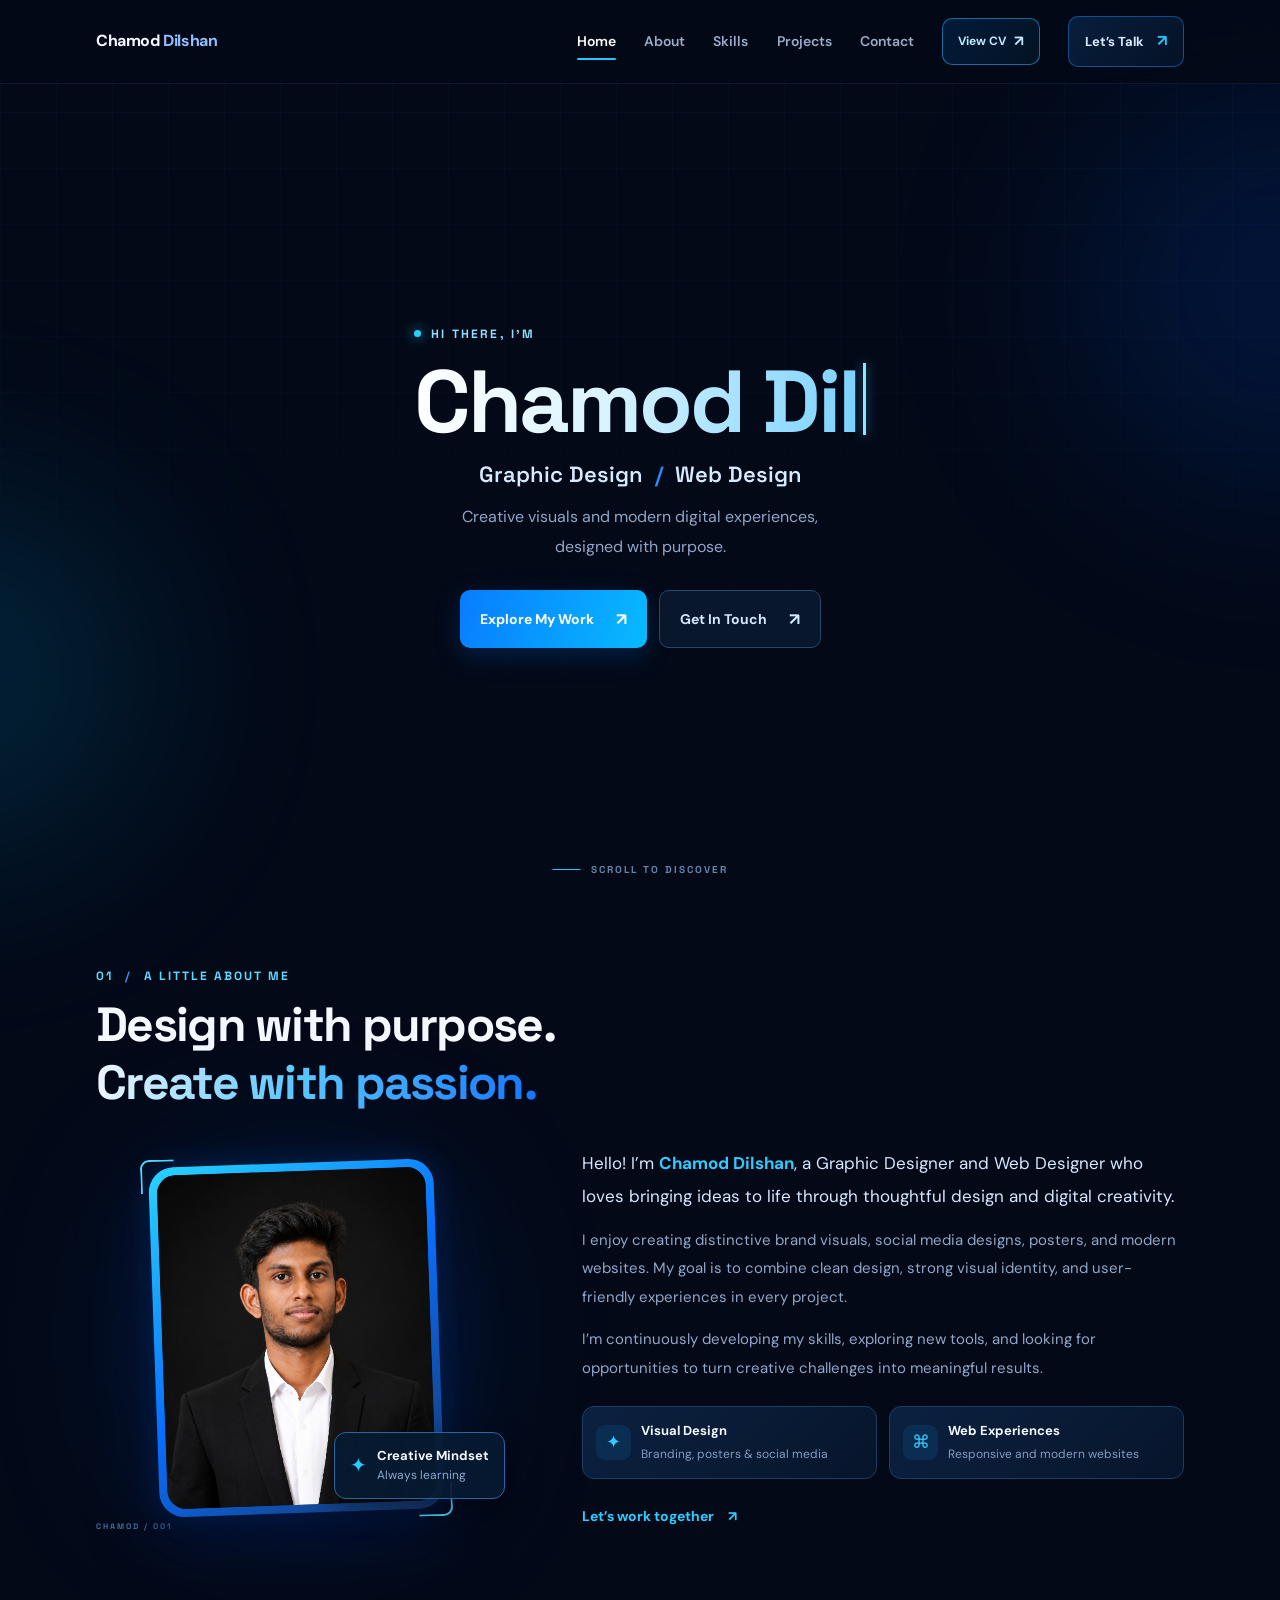
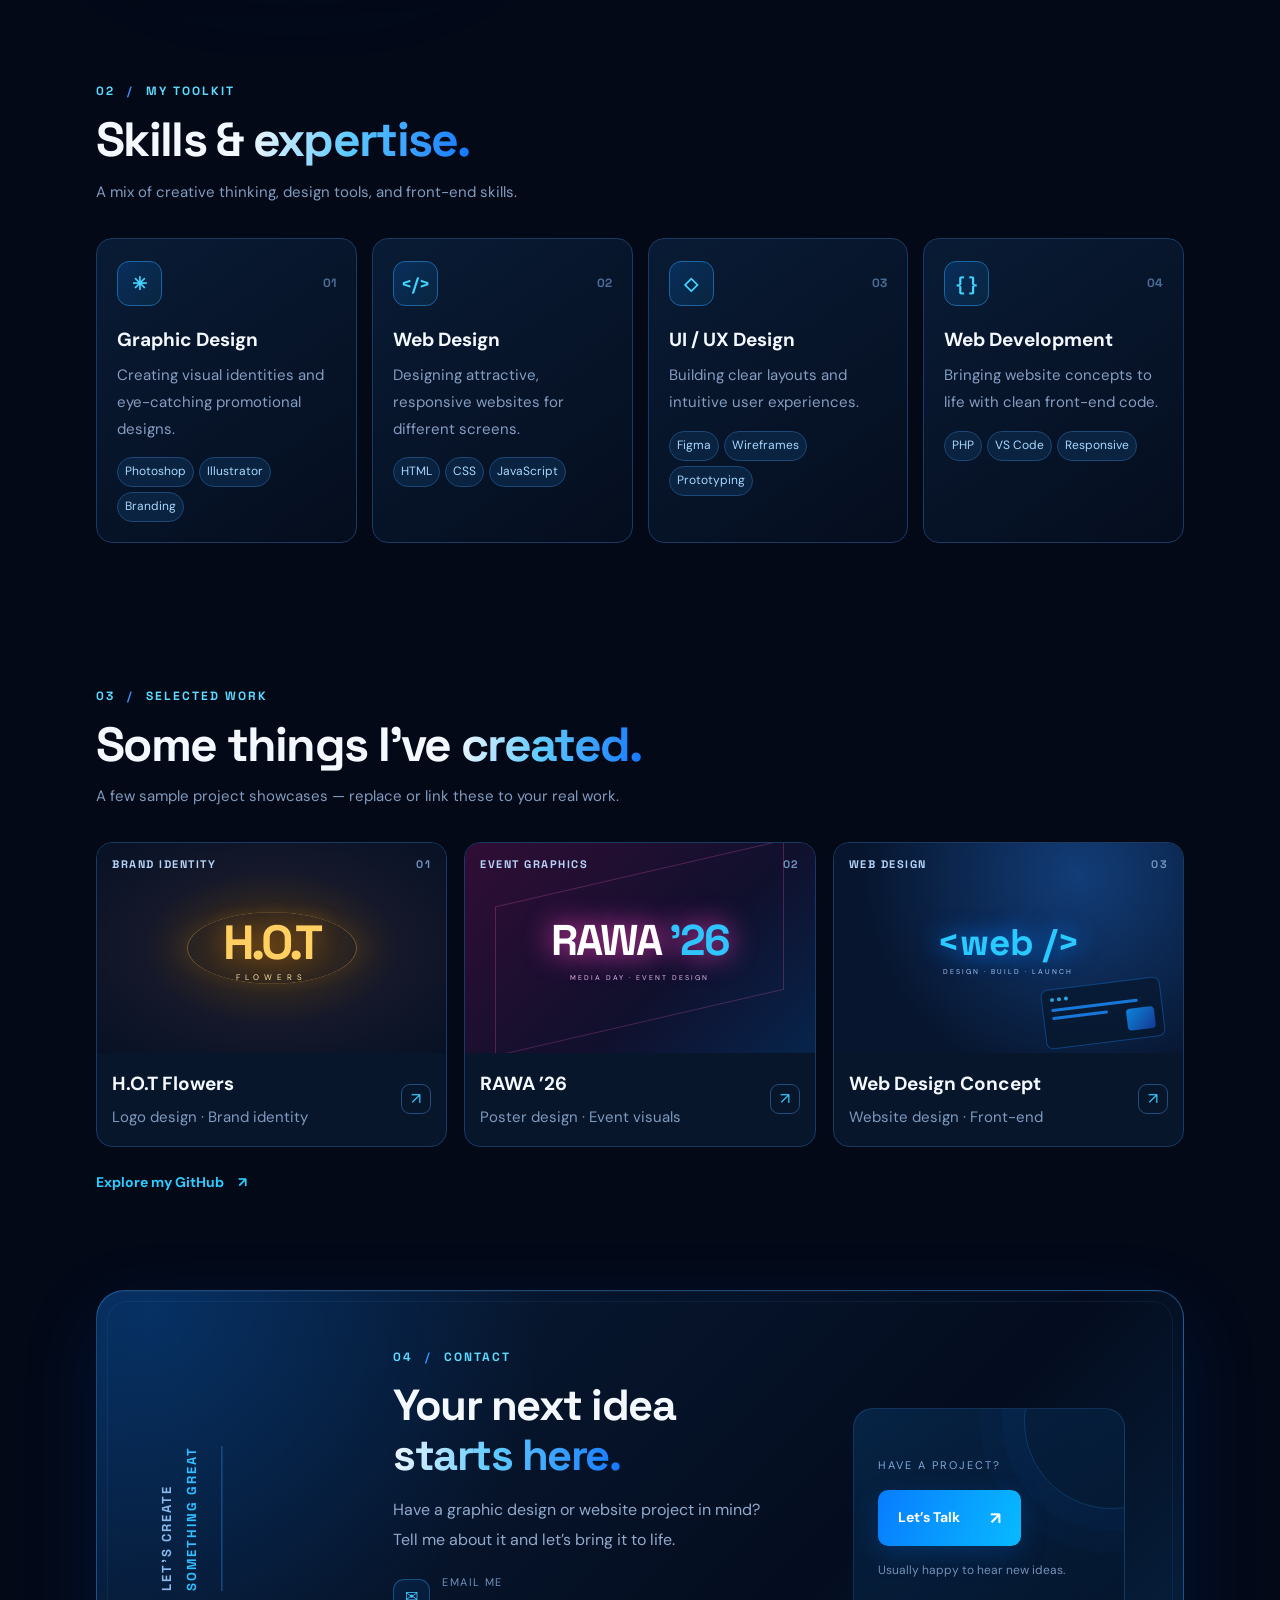
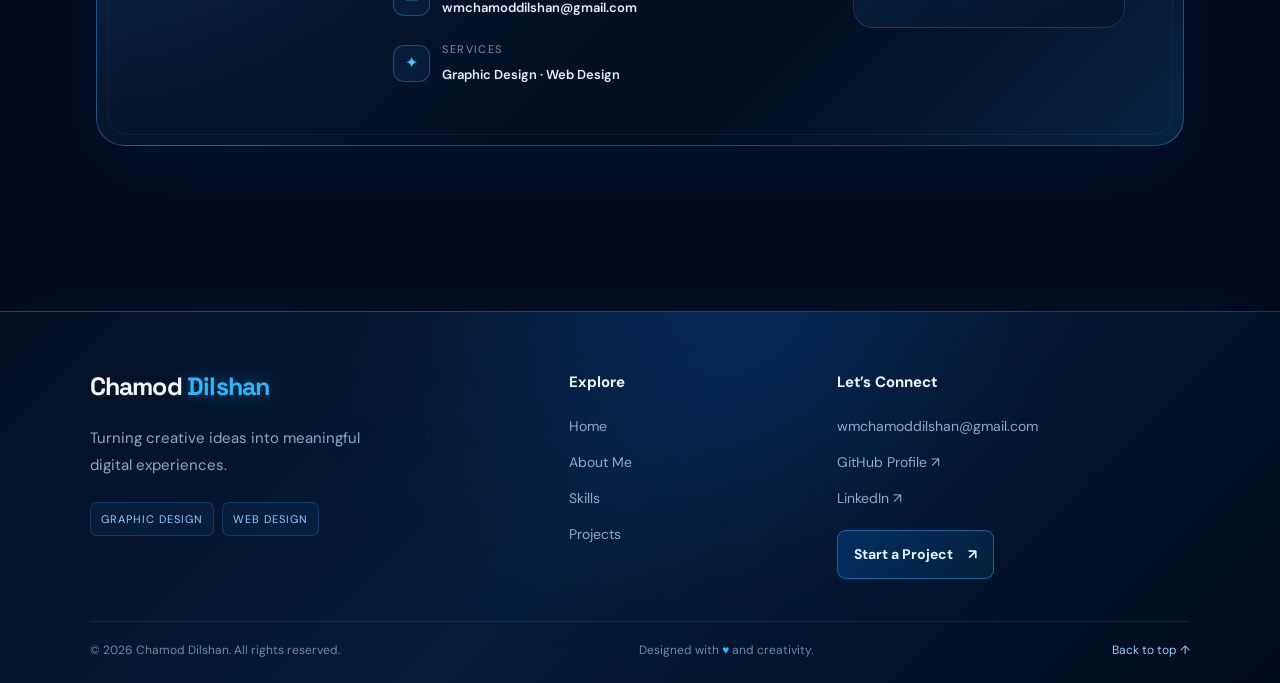
<file: index.html>
<!DOCTYPE html>
<html lang="en">
<head>
  <meta charset="UTF-8"><meta name="viewport" content="width=device-width, initial-scale=1.0">
  <meta name="description" content="Chamod Dilshan — Graphic Designer and Web Designer portfolio.">
  <title>Chamod Dilshan | Graphic & Web Designer</title>
  <link rel="preconnect" href="https://fonts.googleapis.com"><link rel="preconnect" href="https://fonts.gstatic.com" crossorigin>
  <link href="https://fonts.googleapis.com/css2?family=DM+Sans:wght@400;500;600;700&family=Space+Grotesk:wght@400;500;600;700&display=swap" rel="stylesheet">
  <link rel="stylesheet" href="style.css">
</head>
<body>
  <div class="custom-cursor" aria-hidden="true"></div>
  <div class="background-grid" aria-hidden="true"></div><div class="glow glow-a" aria-hidden="true"></div><div class="glow glow-b" aria-hidden="true"></div>
  <header class="header">
    <a class="brand" href="#home" aria-label="Chamod Dilshan home"><span class="brand-name">Chamod<span> Dilshan</span></span></a>
    <button class="menu-toggle" aria-label="Open navigation" aria-expanded="false"><span></span><span></span><span></span></button>
    <nav class="navigation" aria-label="Main navigation">
      <a class="nav-link active" href="#home">Home</a><a class="nav-link" href="#about">About</a><a class="nav-link" href="#skills">Skills</a><a class="nav-link" href="#projects">Projects</a><a class="nav-link" href="#contact">Contact</a>
      <a class="nav-cv" href="assets/cv.pdf" target="_blank" rel="noopener noreferrer">View CV <span>↗</span></a><a class="nav-cta" href="mailto:wmchamoddilshan@gmail.com">Let’s Talk <span>↗</span></a>
    </nav>
  </header>

  <main>
    <section class="hero section" id="home">
      <div class="hero-copy reveal">
        <div class="hero-title-group">
          <div class="eyebrow"><span class="eyebrow-dot"></span> HI THERE, I'M</div>
          <h1 class="hero-name-title"><span class="name-letter-animation" aria-label="Chamod Dilshan">Chamod Dilshan</span></h1>
        </div>
        <p class="hero-description"><span>Graphic Design</span><span class="separator">/</span><span>Web Design</span></p>
        <p class="hero-subtext">Creative visuals and modern digital experiences, designed with purpose.</p>
        <div class="hero-actions"><a class="button primary-button" href="#projects">Explore My Work <span>↗</span></a><a class="button secondary-button" href="#contact">Get In Touch <span>↗</span></a></div>
      </div>
      <a href="#about" class="scroll-indicator"><span></span> SCROLL TO DISCOVER</a>
    </section>

    <section class="section about-section" id="about">
      <div class="section-heading reveal"><p class="section-kicker">01 <span>/</span> A LITTLE ABOUT ME</p><h2>Design with purpose.<br><span class="gradient-text">Create with passion.</span></h2></div>
      <div class="about-layout">
        <div class="about-photo-wrap reveal">
          <div class="photo-aura"></div><div class="photo-frame">
            <img src="assets/profile.jpg" alt="Chamod Dilshan" onerror="this.style.display='none';this.nextElementSibling.style.display='flex'">
            <div class="photo-placeholder"><span>CD</span><b>Your Photo Here</b><small>Add your image as <code>assets/profile.jpg</code></small></div>
            <div class="photo-corner corner-top"></div><div class="photo-corner corner-bottom"></div>
          </div>
          <div class="photo-badge"><span>✦</span><div><b>Creative Mindset</b><small>Always learning</small></div></div>
          <div class="photo-index">CHAMOD / 001</div>
        </div>
        <div class="about-content reveal">
          <p class="about-lead">Hello! I’m <strong>Chamod Dilshan</strong>, a Graphic Designer and Web Designer who loves bringing ideas to life through thoughtful design and digital creativity.</p>
          <p>I enjoy creating distinctive brand visuals, social media designs, posters, and modern websites. My goal is to combine clean design, strong visual identity, and user-friendly experiences in every project.</p>
          <p>I’m continuously developing my skills, exploring new tools, and looking for opportunities to turn creative challenges into meaningful results.</p>
          <div class="about-highlights"><div><span class="highlight-icon">✦</span><div><b>Visual Design</b><small>Branding, posters & social media</small></div></div><div><span class="highlight-icon">⌘</span><div><b>Web Experiences</b><small>Responsive and modern websites</small></div></div></div>
          <a href="#contact" class="text-button">Let’s work together <span>↗</span></a>
        </div>
      </div>
    </section>

    <section class="section skills-section" id="skills">
      <div class="section-heading reveal"><p class="section-kicker">02 <span>/</span> MY TOOLKIT</p><h2>Skills & <span class="gradient-text">expertise.</span></h2><p class="section-subtitle">A mix of creative thinking, design tools, and front-end skills.</p></div>
      <div class="skills-grid">
        <article class="skill-card reveal"><div class="skill-top"><span class="skill-icon icon-graphic">✳</span><span class="skill-number">01</span></div><h3>Graphic Design</h3><p>Creating visual identities and eye-catching promotional designs.</p><div class="tag-list"><span>Photoshop</span><span>Illustrator</span><span>Branding</span></div></article>
        <article class="skill-card reveal"><div class="skill-top"><span class="skill-icon icon-web">&lt;/&gt;</span><span class="skill-number">02</span></div><h3>Web Design</h3><p>Designing attractive, responsive websites for different screens.</p><div class="tag-list"><span>HTML</span><span>CSS</span><span>JavaScript</span></div></article>
        <article class="skill-card reveal"><div class="skill-top"><span class="skill-icon icon-ui">◇</span><span class="skill-number">03</span></div><h3>UI / UX Design</h3><p>Building clear layouts and intuitive user experiences.</p><div class="tag-list"><span>Figma</span><span>Wireframes</span><span>Prototyping</span></div></article>
        <article class="skill-card reveal"><div class="skill-top"><span class="skill-icon icon-code">{ }</span><span class="skill-number">04</span></div><h3>Web Development</h3><p>Bringing website concepts to life with clean front-end code.</p><div class="tag-list"><span>PHP</span><span>VS Code</span><span>Responsive</span></div></article>
      </div>
    </section>

    <section class="section projects-section" id="projects">
      <div class="section-heading reveal"><p class="section-kicker">03 <span>/</span> SELECTED WORK</p><h2>Some things I’ve <span class="gradient-text">created.</span></h2><p class="section-subtitle">A few sample project showcases — replace or link these to your real work.</p></div>
      <div class="projects-grid">
        <a class="project-card reveal project-card-link" href="projects/hot-flowers.html" aria-label="View H.O.T Flowers project details"><div class="project-visual hot-visual"><div class="project-orbit"></div><span class="hot-wordmark">H.O.T</span><span class="hot-subtitle">FLOWERS</span><span class="project-category">BRAND IDENTITY</span><span class="project-index">01</span></div><div class="project-info"><div><h3>H.O.T Flowers</h3><p>Logo design · Brand identity</p></div><span class="project-link">↗</span></div></a>
        <a class="project-card reveal project-card-link" href="projects/rawa-26.html" aria-label="View RAWA ’26 project details"><div class="project-visual rawa-visual"><div class="rawe-lines"></div><span class="rawa-wordmark">RAWA<span> ’26</span></span><span class="rawa-subtitle">MEDIA DAY · EVENT DESIGN</span><span class="project-category">EVENT GRAPHICS</span><span class="project-index">02</span></div><div class="project-info"><div><h3>RAWA ’26</h3><p>Poster design · Event visuals</p></div><span class="project-link">↗</span></div></a>
        <a class="project-card reveal project-card-link" href="projects/web-design.html" aria-label="View Web Design project details"><div class="project-visual web-visual"><div class="browser-card"><div class="browser-dots"><i></i><i></i><i></i></div><div class="browser-line line-long"></div><div class="browser-line"></div><div class="browser-block"></div></div><span class="web-wordmark">&lt;web /&gt;</span><span class="web-subtitle">DESIGN · BUILD · LAUNCH</span><span class="project-category">WEB DESIGN</span><span class="project-index">03</span></div><div class="project-info"><div><h3>Web Design Concept</h3><p>Website design · Front-end</p></div><span class="project-link">↗</span></div></a>
      </div>
      <a class="text-button project-more" href="https://github.com/chamodilshan" target="_blank" rel="noopener noreferrer">Explore my GitHub <span>↗</span></a>
    </section>

    <section class="section contact-section" id="contact">
      <div class="contact-card contact-redesign reveal">
        <div class="contact-side-label">LET’S CREATE<br><span>SOMETHING GREAT</span></div>
        <div class="contact-copy">
          <p class="section-kicker">04 <span>/</span> CONTACT</p>
          <h2>Your next idea<br><span class="gradient-text">starts here.</span></h2>
          <p>Have a graphic design or website project in mind? Tell me about it and let’s bring it to life.</p>
          <div class="contact-details"><span class="contact-detail-icon">✉</span><div><small>EMAIL ME</small><a href="mailto:wmchamoddilshan@gmail.com">wmchamoddilshan@gmail.com</a></div></div>
          <div class="contact-details"><span class="contact-detail-icon">✦</span><div><small>SERVICES</small><b>Graphic Design · Web Design</b></div></div>
        </div>
        <div class="contact-action"><span class="contact-action-orbit"></span><span class="contact-action-caption">HAVE A PROJECT?</span><a class="button primary-button contact-button" href="mailto:wmchamoddilshan@gmail.com">Let’s Talk <span>↗</span></a><span class="contact-action-note">Usually happy to hear new ideas.</span></div>
      </div>
    </section>
  </main>

  <footer class="site-footer" id="site-footer">
    <div class="footer-glow" aria-hidden="true"></div>
    <div class="footer-inner">
      <div class="footer-intro">
        <a href="#home" class="footer-wordmark">Chamod <span>Dilshan</span></a>
        <p>Turning creative ideas into meaningful digital experiences.</p>
        <div class="footer-badges"><span>GRAPHIC DESIGN</span><span>WEB DESIGN</span></div>
      </div>
      <div class="footer-links">
        <h3>Explore</h3>
        <a href="#home">Home</a>
        <a href="#about">About Me</a>
        <a href="#skills">Skills</a>
        <a href="#projects">Projects</a>
      </div>
      <div class="footer-contact">
        <h3>Let’s Connect</h3>
        <a href="mailto:wmchamoddilshan@gmail.com">wmchamoddilshan@gmail.com</a>
        <a href="https://github.com/chamodilshan" target="_blank" rel="noopener noreferrer">GitHub Profile ↗</a>
        <a href="https://www.linkedin.com/" target="_blank" rel="noopener noreferrer">LinkedIn ↗</a>
        <a class="footer-contact-button" href="#contact">Start a Project <span>↗</span></a>
      </div>
    </div>
    <div class="footer-bottom">
      <p>© <span id="year"></span> Chamod Dilshan. All rights reserved.</p>
      <p>Designed with <span class="footer-heart">♥</span> and creativity.</p>
      <a href="#home" class="footer-top-link">Back to top ↑</a>
    </div>
  </footer>

  <script src="script.js"></script>
</body>
</html>
</file>
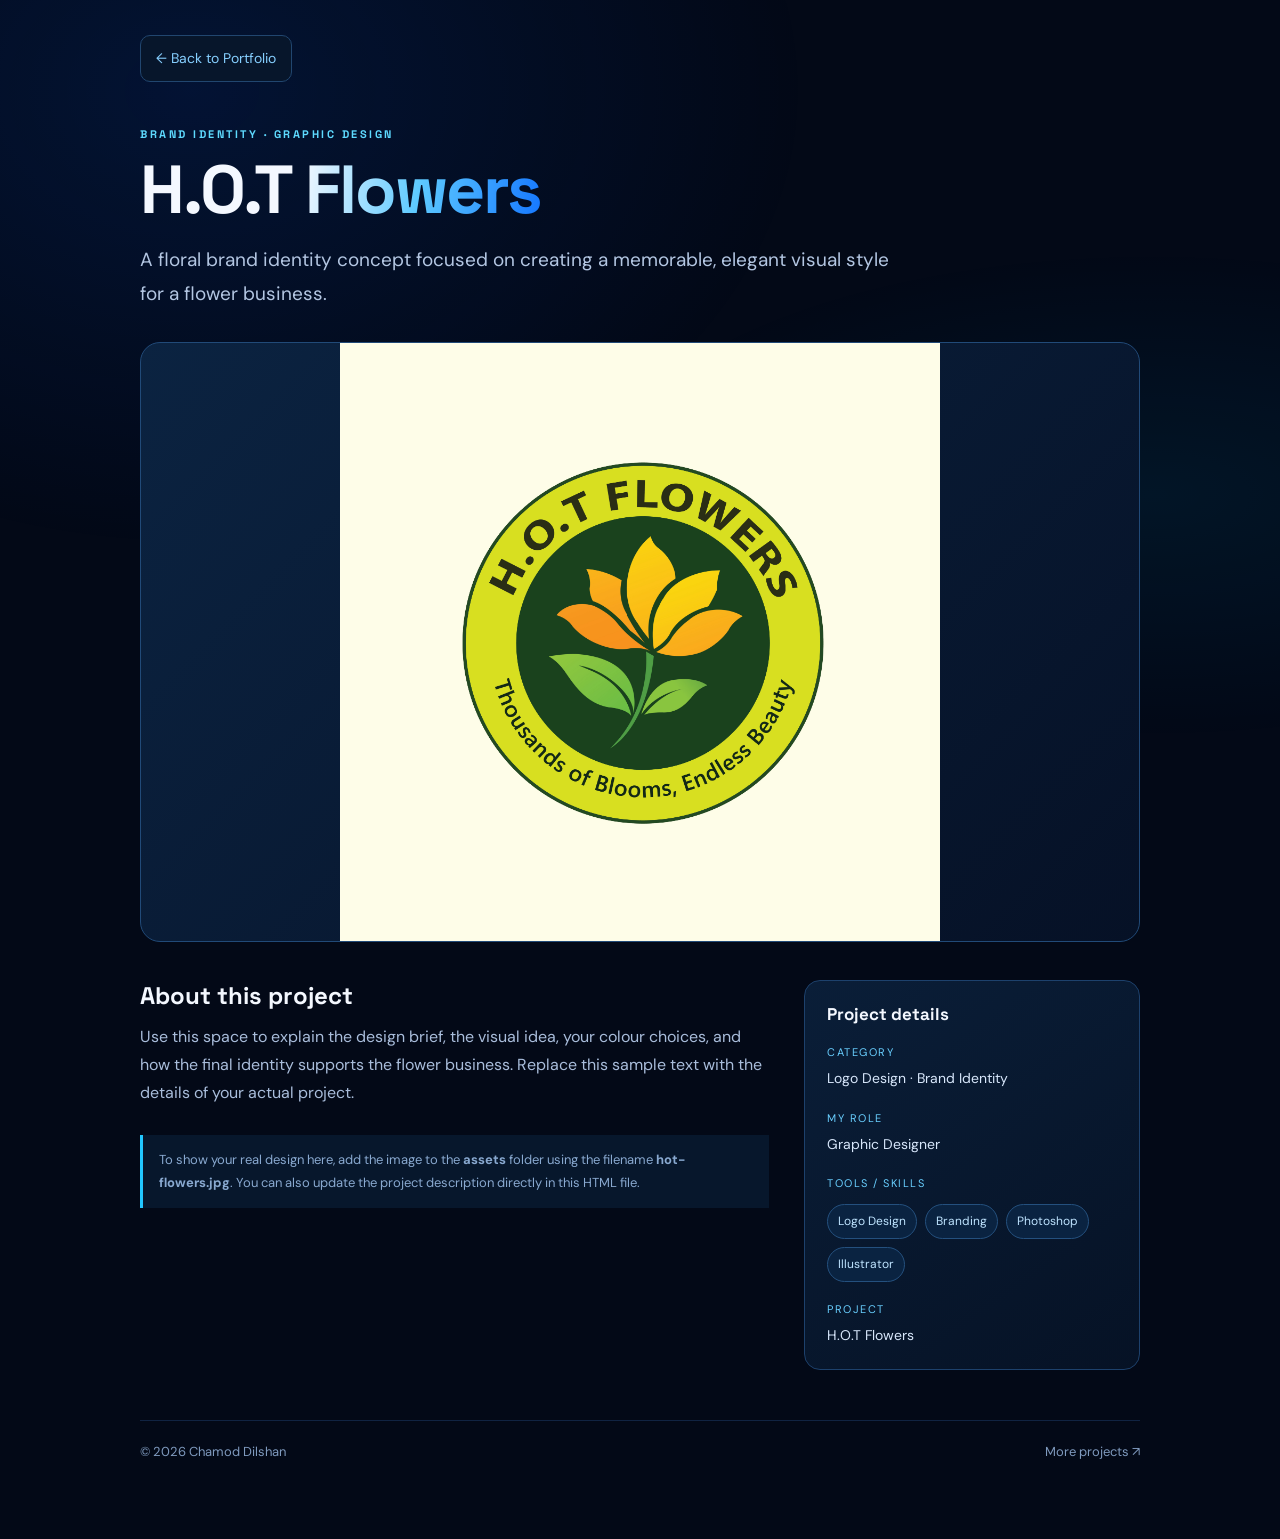
<file: projects/hot-flowers.html>
<!DOCTYPE html>
<html lang="en">
<head>
  <meta charset="UTF-8">
  <meta name="viewport" content="width=device-width, initial-scale=1.0">
  <meta name="description" content="H.O.T Flowers branding and logo design project by Chamod Dilshan.">
  <title>H.O.T Flowers | Chamod Dilshan</title>
  <link rel="preconnect" href="https://fonts.googleapis.com">
  <link rel="preconnect" href="https://fonts.gstatic.com" crossorigin>
  <link href="https://fonts.googleapis.com/css2?family=DM+Sans:wght@400;500;600;700&family=Space+Grotesk:wght@400;500;600;700&display=swap" rel="stylesheet">
  <style>
    *{box-sizing:border-box;margin:0;padding:0}
    :root{--bg:#030917;--panel:#07162b;--blue:#087cff;--cyan:#22c7ff;--white:#f4f8ff;--muted:#91a6c7;--line:rgba(74,151,255,.19)}
    body{font-family:'DM Sans',sans-serif;background:var(--bg);color:var(--white);line-height:1.75;min-height:100vh}
    body:before{content:"";position:fixed;inset:0;z-index:-1;pointer-events:none;background:radial-gradient(ellipse at 15% 10%,#075cff20,transparent 40%),radial-gradient(ellipse at 90% 55%,#00baff12,transparent 35%)}
    a{color:inherit;text-decoration:none}
    .wrap{width:min(1000px,90%);margin:auto;padding:35px 0 75px}
    .back{display:inline-flex;align-items:center;gap:10px;color:#86cfff;border:1px solid #21466f;background:#07162b;padding:10px 15px;border-radius:10px;font-size:14px;transition:.2s}
    .back:hover{border-color:#22c7ff;transform:translateX(-3px)}
    .kicker{margin-top:45px;color:#5edaff;font:700 11px 'Space Grotesk',sans-serif;letter-spacing:2.5px;text-transform:uppercase}
    h1{font:700 clamp(38px,7vw,68px)/1.1 'Space Grotesk',sans-serif;letter-spacing:-2px;margin:12px 0 16px}
    .gradient{background:linear-gradient(100deg,#f4f8ff,#5ecaff 48%,#1476ff);-webkit-background-clip:text;background-clip:text;color:transparent}
    .intro{font-size:clamp(16px,2vw,19px);color:#b3c6e2;max-width:760px}
    .hero-image{position:relative;margin:32px 0 38px;min-height:280px;max-height:600px;border:1px solid #214a78;border-radius:20px;overflow:hidden;background:linear-gradient(135deg,#0b2341,#061126);display:grid;place-items:center}
    .hero-image img{width:100%;max-height:600px;object-fit:contain;display:block;position:relative;z-index:1}
    .image-placeholder{padding:50px 20px;text-align:center;color:#8db5e5}
    .image-placeholder strong{display:block;font:700 clamp(28px,5vw,48px) 'Space Grotesk';color:#56caff;letter-spacing:-1px}
    .image-placeholder span{font-size:12px;letter-spacing:2px}
    .content-grid{display:grid;grid-template-columns:1.5fr .8fr;gap:35px}
    h2{font:700 24px 'Space Grotesk';margin:0 0 12px}
    .description{color:#a9bddb;font-size:16px;white-space:pre-line}
    .sidebox{border:1px solid #1d416c;background:linear-gradient(145deg,#0a1e38,#061225);border-radius:16px;padding:22px;height:max-content}
    .sidebox h2{font-size:17px}
    .label{font-size:11px;letter-spacing:1.5px;color:#69cfff;margin-top:18px}
    .value{color:#d8e7fb;font-size:14px;margin-top:4px}
    .chips{display:flex;flex-wrap:wrap;gap:8px;margin-top:10px}
    .chips span{font-size:12px;padding:6px 10px;border:1px solid #24507e;border-radius:30px;color:#bfe4ff;background:#0a2341}
    .note{margin-top:28px;padding:14px 16px;border-left:3px solid #22c7ff;background:#07172c;color:#89a9d0;font-size:13px}
    .footer{border-top:1px solid var(--line);padding-top:20px;margin-top:50px;display:flex;justify-content:space-between;gap:15px;flex-wrap:wrap;color:#7f9abe;font-size:13px}
    @media(max-width:700px){.content-grid{grid-template-columns:1fr}.kicker{margin-top:35px}.hero-image{min-height:210px}}
  </style>
</head>
<body>
  <main class="wrap">
    <a class="back" href="../index.html#projects">← Back to Portfolio</a>
    <p class="kicker">Brand Identity · Graphic Design</p>
    <h1>H.O.T <span class="gradient">Flowers</span></h1>
    <p class="intro">A floral brand identity concept focused on creating a memorable, elegant visual style for a flower business.</p>
    <div class="hero-image">
      <div class="image-placeholder" id="imagePlaceholder">
        <strong>H.O.T FLOWERS</strong>
        <span>PROJECT IMAGE PREVIEW</span>
      </div>
      <img src="../assets/hot-flowers.jpg" alt="H.O.T Flowers design by Chamod Dilshan" onload="document.getElementById('imagePlaceholder').style.display='none'" onerror="this.style.display='none'">
    </div>
    <div class="content-grid">
      <section>
        <h2>About this project</h2>
        <p class="description">Use this space to explain the design brief, the visual idea, your colour choices, and how the final identity supports the flower business. Replace this sample text with the details of your actual project.</p>
        <div class="note">To show your real design here, add the image to the <b>assets</b> folder using the filename <b>hot-flowers.jpg</b>. You can also update the project description directly in this HTML file.</div>
      </section>
      <aside class="sidebox">
        <h2>Project details</h2>
        <div class="label">CATEGORY</div><p class="value">Logo Design · Brand Identity</p>
        <div class="label">MY ROLE</div><p class="value">Graphic Designer</p>
        <div class="label">TOOLS / SKILLS</div>
        <div class="chips"><span>Logo Design</span><span>Branding</span><span>Photoshop</span><span>Illustrator</span></div>
        <div class="label">PROJECT</div><p class="value">H.O.T Flowers</p>
      </aside>
    </div>
    <footer class="footer"><span>© <span id="year"></span> Chamod Dilshan</span><a href="../index.html#projects">More projects ↗</a></footer>
  </main>
  <script>document.getElementById('year').textContent = new Date().getFullYear();</script>
</body>
</html>
</file>
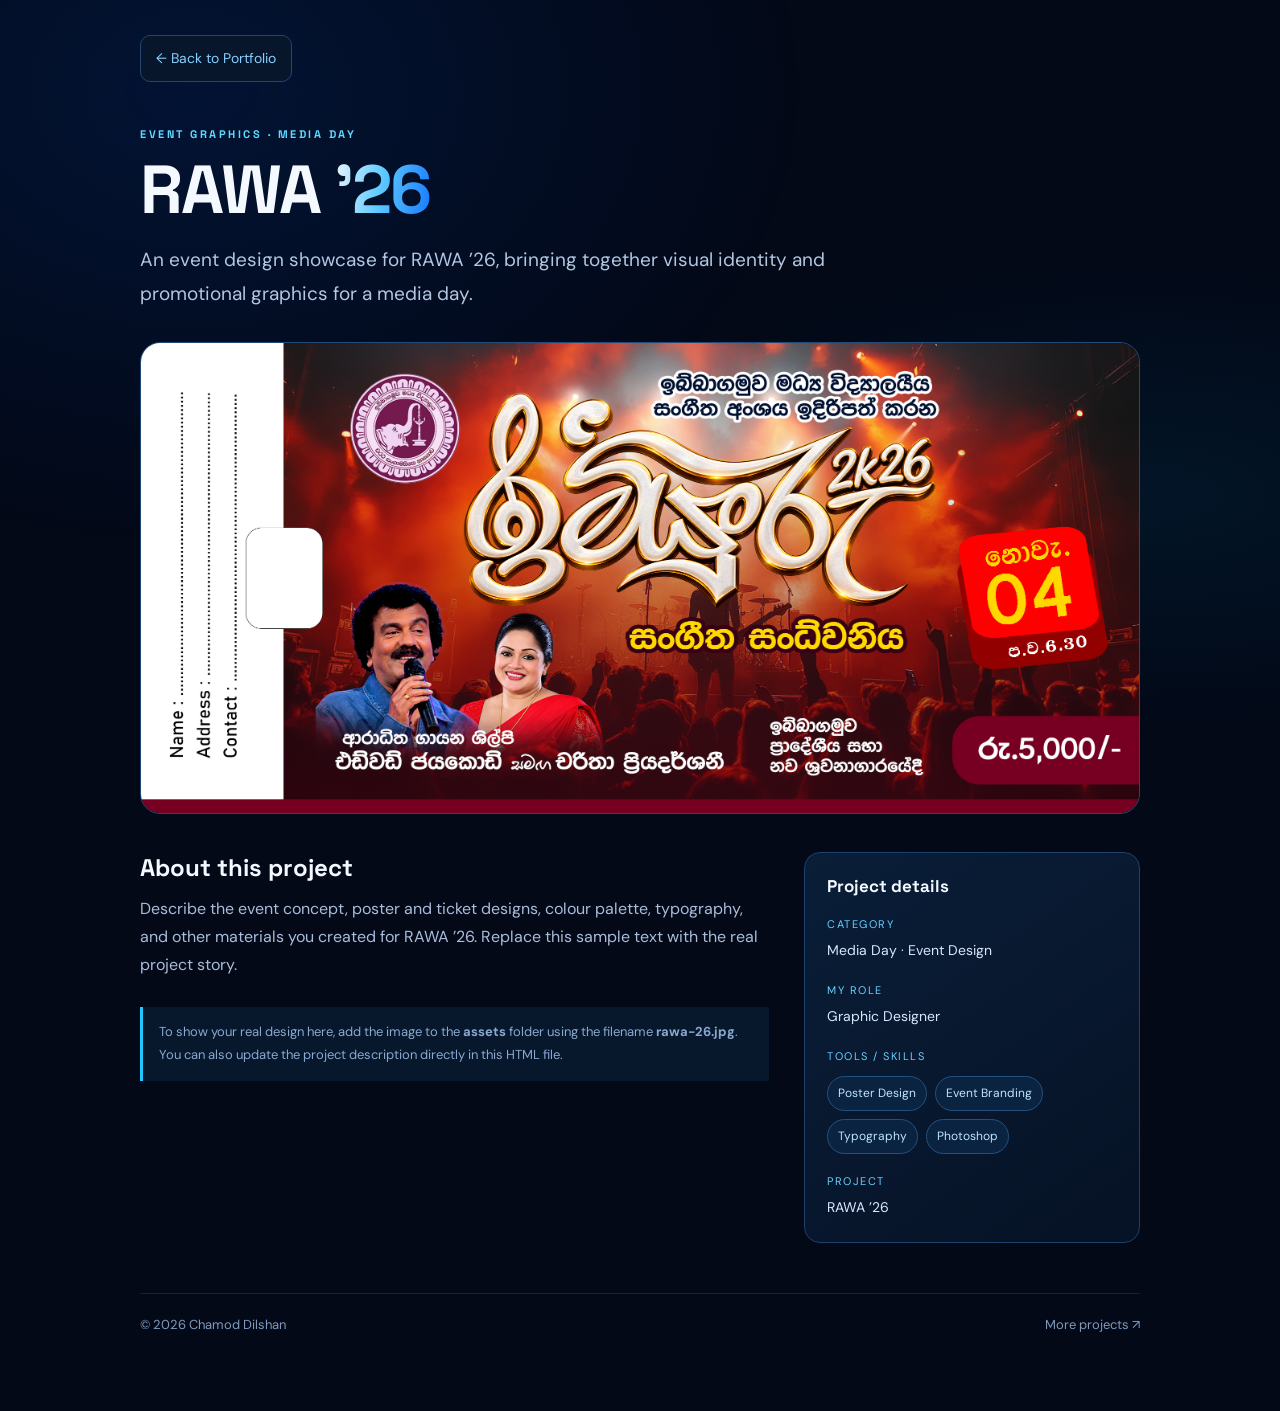
<file: projects/rawa-26.html>
<!DOCTYPE html>
<html lang="en">
<head>
  <meta charset="UTF-8">
  <meta name="viewport" content="width=device-width, initial-scale=1.0">
  <meta name="description" content="RAWA ’26 media day event graphics project by Chamod Dilshan.">
  <title>RAWA ’26 | Chamod Dilshan</title>
  <link rel="preconnect" href="https://fonts.googleapis.com">
  <link rel="preconnect" href="https://fonts.gstatic.com" crossorigin>
  <link href="https://fonts.googleapis.com/css2?family=DM+Sans:wght@400;500;600;700&family=Space+Grotesk:wght@400;500;600;700&display=swap" rel="stylesheet">
  <style>
    *{box-sizing:border-box;margin:0;padding:0}
    :root{--bg:#030917;--panel:#07162b;--blue:#087cff;--cyan:#22c7ff;--white:#f4f8ff;--muted:#91a6c7;--line:rgba(74,151,255,.19)}
    body{font-family:'DM Sans',sans-serif;background:var(--bg);color:var(--white);line-height:1.75;min-height:100vh}
    body:before{content:"";position:fixed;inset:0;z-index:-1;pointer-events:none;background:radial-gradient(ellipse at 15% 10%,#075cff20,transparent 40%),radial-gradient(ellipse at 90% 55%,#00baff12,transparent 35%)}
    a{color:inherit;text-decoration:none}
    .wrap{width:min(1000px,90%);margin:auto;padding:35px 0 75px}
    .back{display:inline-flex;align-items:center;gap:10px;color:#86cfff;border:1px solid #21466f;background:#07162b;padding:10px 15px;border-radius:10px;font-size:14px;transition:.2s}
    .back:hover{border-color:#22c7ff;transform:translateX(-3px)}
    .kicker{margin-top:45px;color:#5edaff;font:700 11px 'Space Grotesk',sans-serif;letter-spacing:2.5px;text-transform:uppercase}
    h1{font:700 clamp(38px,7vw,68px)/1.1 'Space Grotesk',sans-serif;letter-spacing:-2px;margin:12px 0 16px}
    .gradient{background:linear-gradient(100deg,#f4f8ff,#5ecaff 48%,#1476ff);-webkit-background-clip:text;background-clip:text;color:transparent}
    .intro{font-size:clamp(16px,2vw,19px);color:#b3c6e2;max-width:760px}
    .hero-image{position:relative;margin:32px 0 38px;min-height:280px;max-height:600px;border:1px solid #214a78;border-radius:20px;overflow:hidden;background:linear-gradient(135deg,#0b2341,#061126);display:grid;place-items:center}
    .hero-image img{width:100%;max-height:600px;object-fit:contain;display:block;position:relative;z-index:1}
    .image-placeholder{padding:50px 20px;text-align:center;color:#8db5e5}
    .image-placeholder strong{display:block;font:700 clamp(28px,5vw,48px) 'Space Grotesk';color:#56caff;letter-spacing:-1px}
    .image-placeholder span{font-size:12px;letter-spacing:2px}
    .content-grid{display:grid;grid-template-columns:1.5fr .8fr;gap:35px}
    h2{font:700 24px 'Space Grotesk';margin:0 0 12px}
    .description{color:#a9bddb;font-size:16px;white-space:pre-line}
    .sidebox{border:1px solid #1d416c;background:linear-gradient(145deg,#0a1e38,#061225);border-radius:16px;padding:22px;height:max-content}
    .sidebox h2{font-size:17px}
    .label{font-size:11px;letter-spacing:1.5px;color:#69cfff;margin-top:18px}
    .value{color:#d8e7fb;font-size:14px;margin-top:4px}
    .chips{display:flex;flex-wrap:wrap;gap:8px;margin-top:10px}
    .chips span{font-size:12px;padding:6px 10px;border:1px solid #24507e;border-radius:30px;color:#bfe4ff;background:#0a2341}
    .note{margin-top:28px;padding:14px 16px;border-left:3px solid #22c7ff;background:#07172c;color:#89a9d0;font-size:13px}
    .footer{border-top:1px solid var(--line);padding-top:20px;margin-top:50px;display:flex;justify-content:space-between;gap:15px;flex-wrap:wrap;color:#7f9abe;font-size:13px}
    @media(max-width:700px){.content-grid{grid-template-columns:1fr}.kicker{margin-top:35px}.hero-image{min-height:210px}}
  </style>
</head>
<body>
  <main class="wrap">
    <a class="back" href="../index.html#projects">← Back to Portfolio</a>
    <p class="kicker">Event Graphics · Media Day</p>
    <h1>RAWA <span class="gradient">’26</span></h1>
    <p class="intro">An event design showcase for RAWA ’26, bringing together visual identity and promotional graphics for a media day.</p>
    <div class="hero-image">
      <div class="image-placeholder" id="imagePlaceholder">
        <strong>RAWA ’26</strong>
        <span>PROJECT IMAGE PREVIEW</span>
      </div>
      <img src="../assets/rawa-26.jpg" alt="RAWA 26 event design by Chamod Dilshan" onload="document.getElementById('imagePlaceholder').style.display='none'" onerror="this.style.display='none'">
    </div>
    <div class="content-grid">
      <section>
        <h2>About this project</h2>
        <p class="description">Describe the event concept, poster and ticket designs, colour palette, typography, and other materials you created for RAWA ’26. Replace this sample text with the real project story.</p>
        <div class="note">To show your real design here, add the image to the <b>assets</b> folder using the filename <b>rawa-26.jpg</b>. You can also update the project description directly in this HTML file.</div>
      </section>
      <aside class="sidebox">
        <h2>Project details</h2>
        <div class="label">CATEGORY</div><p class="value">Media Day · Event Design</p>
        <div class="label">MY ROLE</div><p class="value">Graphic Designer</p>
        <div class="label">TOOLS / SKILLS</div>
        <div class="chips"><span>Poster Design</span><span>Event Branding</span><span>Typography</span><span>Photoshop</span></div>
        <div class="label">PROJECT</div><p class="value">RAWA ’26</p>
      </aside>
    </div>
    <footer class="footer"><span>© <span id="year"></span> Chamod Dilshan</span><a href="../index.html#projects">More projects ↗</a></footer>
  </main>
  <script>document.getElementById('year').textContent = new Date().getFullYear();</script>
</body>
</html>
</file>
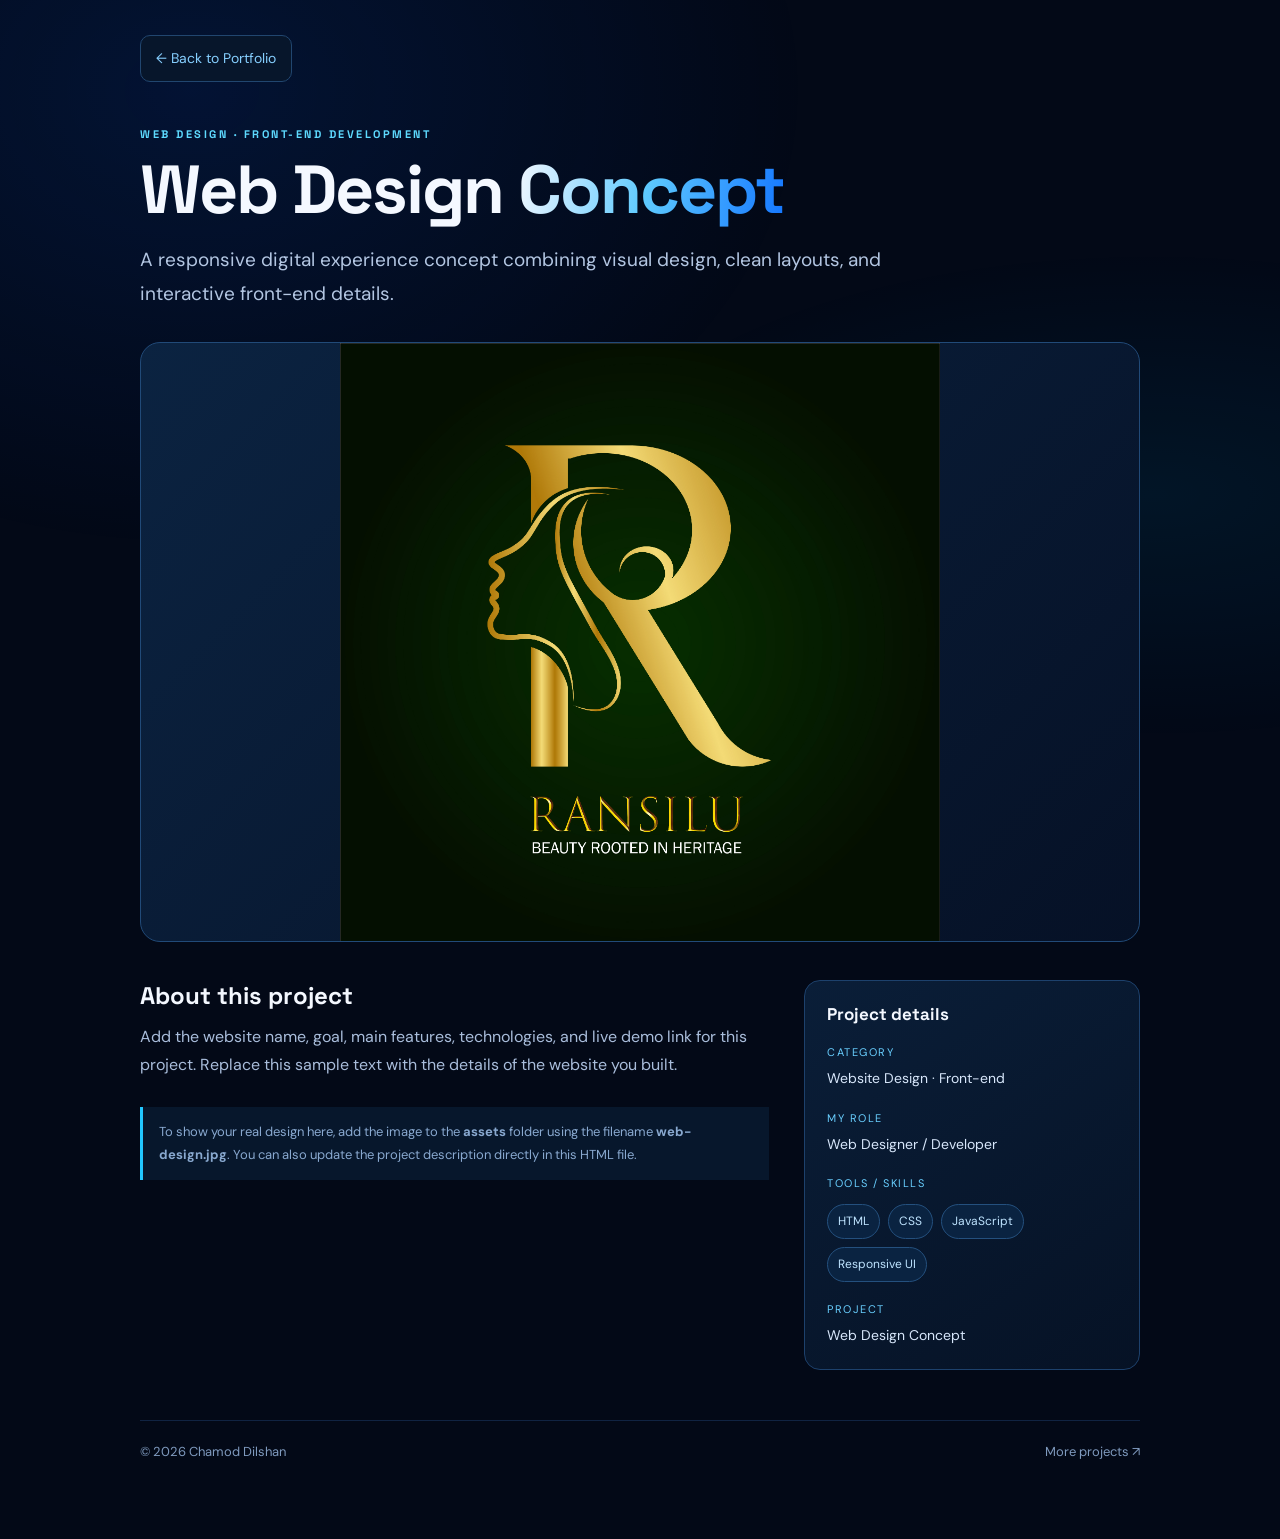
<file: projects/web-design.html>
<!DOCTYPE html>
<html lang="en">
<head>
  <meta charset="UTF-8">
  <meta name="viewport" content="width=device-width, initial-scale=1.0">
  <meta name="description" content="Web design and front-end project by Chamod Dilshan.">
  <title>Web Design Concept | Chamod Dilshan</title>
  <link rel="preconnect" href="https://fonts.googleapis.com">
  <link rel="preconnect" href="https://fonts.gstatic.com" crossorigin>
  <link href="https://fonts.googleapis.com/css2?family=DM+Sans:wght@400;500;600;700&family=Space+Grotesk:wght@400;500;600;700&display=swap" rel="stylesheet">
  <style>
    *{box-sizing:border-box;margin:0;padding:0}
    :root{--bg:#030917;--panel:#07162b;--blue:#087cff;--cyan:#22c7ff;--white:#f4f8ff;--muted:#91a6c7;--line:rgba(74,151,255,.19)}
    body{font-family:'DM Sans',sans-serif;background:var(--bg);color:var(--white);line-height:1.75;min-height:100vh}
    body:before{content:"";position:fixed;inset:0;z-index:-1;pointer-events:none;background:radial-gradient(ellipse at 15% 10%,#075cff20,transparent 40%),radial-gradient(ellipse at 90% 55%,#00baff12,transparent 35%)}
    a{color:inherit;text-decoration:none}
    .wrap{width:min(1000px,90%);margin:auto;padding:35px 0 75px}
    .back{display:inline-flex;align-items:center;gap:10px;color:#86cfff;border:1px solid #21466f;background:#07162b;padding:10px 15px;border-radius:10px;font-size:14px;transition:.2s}
    .back:hover{border-color:#22c7ff;transform:translateX(-3px)}
    .kicker{margin-top:45px;color:#5edaff;font:700 11px 'Space Grotesk',sans-serif;letter-spacing:2.5px;text-transform:uppercase}
    h1{font:700 clamp(38px,7vw,68px)/1.1 'Space Grotesk',sans-serif;letter-spacing:-2px;margin:12px 0 16px}
    .gradient{background:linear-gradient(100deg,#f4f8ff,#5ecaff 48%,#1476ff);-webkit-background-clip:text;background-clip:text;color:transparent}
    .intro{font-size:clamp(16px,2vw,19px);color:#b3c6e2;max-width:760px}
    .hero-image{position:relative;margin:32px 0 38px;min-height:280px;max-height:600px;border:1px solid #214a78;border-radius:20px;overflow:hidden;background:linear-gradient(135deg,#0b2341,#061126);display:grid;place-items:center}
    .hero-image img{width:100%;max-height:600px;object-fit:contain;display:block;position:relative;z-index:1}
    .image-placeholder{padding:50px 20px;text-align:center;color:#8db5e5}
    .image-placeholder strong{display:block;font:700 clamp(28px,5vw,48px) 'Space Grotesk';color:#56caff;letter-spacing:-1px}
    .image-placeholder span{font-size:12px;letter-spacing:2px}
    .content-grid{display:grid;grid-template-columns:1.5fr .8fr;gap:35px}
    h2{font:700 24px 'Space Grotesk';margin:0 0 12px}
    .description{color:#a9bddb;font-size:16px;white-space:pre-line}
    .sidebox{border:1px solid #1d416c;background:linear-gradient(145deg,#0a1e38,#061225);border-radius:16px;padding:22px;height:max-content}
    .sidebox h2{font-size:17px}
    .label{font-size:11px;letter-spacing:1.5px;color:#69cfff;margin-top:18px}
    .value{color:#d8e7fb;font-size:14px;margin-top:4px}
    .chips{display:flex;flex-wrap:wrap;gap:8px;margin-top:10px}
    .chips span{font-size:12px;padding:6px 10px;border:1px solid #24507e;border-radius:30px;color:#bfe4ff;background:#0a2341}
    .note{margin-top:28px;padding:14px 16px;border-left:3px solid #22c7ff;background:#07172c;color:#89a9d0;font-size:13px}
    .footer{border-top:1px solid var(--line);padding-top:20px;margin-top:50px;display:flex;justify-content:space-between;gap:15px;flex-wrap:wrap;color:#7f9abe;font-size:13px}
    @media(max-width:700px){.content-grid{grid-template-columns:1fr}.kicker{margin-top:35px}.hero-image{min-height:210px}}
  </style>
</head>
<body>
  <main class="wrap">
    <a class="back" href="../index.html#projects">← Back to Portfolio</a>
    <p class="kicker">Web Design · Front-end Development</p>
    <h1>Web Design <span class="gradient">Concept</span></h1>
    <p class="intro">A responsive digital experience concept combining visual design, clean layouts, and interactive front-end details.</p>
    <div class="hero-image">
      <div class="image-placeholder" id="imagePlaceholder">
        <strong>WEB DESIGN</strong>
        <span>PROJECT IMAGE PREVIEW</span>
      </div>
      <img src="../assets/web-design.jpg" alt="Web design project by Chamod Dilshan" onload="document.getElementById('imagePlaceholder').style.display='none'" onerror="this.style.display='none'">
    </div>
    <div class="content-grid">
      <section>
        <h2>About this project</h2>
        <p class="description">Add the website name, goal, main features, technologies, and live demo link for this project. Replace this sample text with the details of the website you built.</p>
        <div class="note">To show your real design here, add the image to the <b>assets</b> folder using the filename <b>web-design.jpg</b>. You can also update the project description directly in this HTML file.</div>
      </section>
      <aside class="sidebox">
        <h2>Project details</h2>
        <div class="label">CATEGORY</div><p class="value">Website Design · Front-end</p>
        <div class="label">MY ROLE</div><p class="value">Web Designer / Developer</p>
        <div class="label">TOOLS / SKILLS</div>
        <div class="chips"><span>HTML</span><span>CSS</span><span>JavaScript</span><span>Responsive UI</span></div>
        <div class="label">PROJECT</div><p class="value">Web Design Concept</p>
      </aside>
    </div>
    <footer class="footer"><span>© <span id="year"></span> Chamod Dilshan</span><a href="../index.html#projects">More projects ↗</a></footer>
  </main>
  <script>document.getElementById('year').textContent = new Date().getFullYear();</script>
</body>
</html>
</file>
<file: style.css>
*{box-sizing:border-box;margin:0;padding:0} :root{--bg:#030917;--panel:#07162b;--blue:#087cff;--cyan:#22c7ff;--white:#f4f8ff;--muted:#91a6c7;--line:rgba(74,151,255,.19)} html{scroll-behavior:smooth;scroll-padding-top:95px} body{font-family:'DM Sans',sans-serif;background:var(--bg);color:var(--white);line-height:1.65;overflow-x:hidden} a{color:inherit;text-decoration:none} button{font:inherit}.background-grid{position:fixed;inset:0;z-index:-3;pointer-events:none;background-image:linear-gradient(rgba(61,132,235,.055) 1px,transparent 1px),linear-gradient(90deg,rgba(61,132,235,.055) 1px,transparent 1px);background-size:56px 56px;mask-image:linear-gradient(#000,transparent 90%)}.glow{position:fixed;z-index:-2;pointer-events:none;border-radius:50%;filter:blur(110px);opacity:.16}.glow-a{width:400px;height:400px;background:#005eff;right:-200px;top:10%}.glow-b{width:360px;height:360px;background:#00baff;left:-220px;top:55%}
.header{height:84px;padding:0 7.5%;display:flex;align-items:center;justify-content:space-between;gap:30px;position:sticky;top:0;z-index:100;background:rgba(3,9,23,.82);backdrop-filter:blur(22px);border-bottom:1px solid rgba(70,140,255,.12)}.brand{display:flex;align-items:center;gap:11px;flex-shrink:0}.brand-icon{width:39px;height:39px;border-radius:12px;display:grid;place-items:center;position:relative;background:linear-gradient(135deg,#18caff,#0757ff);font:700 15px 'Space Grotesk';box-shadow:0 0 25px #087cff45;color:white}.brand-icon span{color:#c7f3ff}.brand-name{font-size:14px;font-weight:700;letter-spacing:-.4px}.brand-name span{color:#92bfff}.navigation{display:flex;align-items:center;justify-content:flex-end;gap:clamp(15px,2.2vw,31px);margin-left:auto}.nav-link{font-size:12px;font-weight:600;color:#9aacc9;transition:color .25s;position:relative;padding:10px 0}.nav-link:after{content:"";position:absolute;left:0;right:100%;bottom:3px;height:2px;border-radius:2px;background:var(--cyan);transition:right .25s}.nav-link:hover,.nav-link.active{color:#fff}.nav-link:hover:after,.nav-link.active:after{right:0}.nav-cta{display:flex;align-items:center;gap:13px;padding:10px 15px;border:1px solid #168cff7a;border-radius:10px;font-size:11px;font-weight:700;color:#d9edff;background:linear-gradient(135deg,#0b2b50aa,#07172eaa);transition:.25s;white-space:nowrap}.nav-cta span{font-size:16px;color:var(--cyan)}.nav-cta:hover{background:#087cff2c;box-shadow:0 0 25px #087cff22}.menu-toggle{display:none}
.section{width:min(1120px,85%);margin:0 auto;scroll-margin-top:95px}.hero{min-height:650px;display:grid;grid-template-columns:1.08fr .92fr;align-items:center;gap:30px;position:relative;padding:60px 0 85px}.eyebrow,.section-kicker{font:700 10px 'Space Grotesk',sans-serif;letter-spacing:2px;color:#5edaff}.eyebrow{display:flex;align-items:center;gap:10px;margin-bottom:23px}.eyebrow-dot,.pulse-dot{width:7px;height:7px;background:#24d1ff;border-radius:50%;box-shadow:0 0 13px #22c7ff}.hero h1{font:700 clamp(47px,6vw,78px)/1.08 'Space Grotesk',sans-serif;letter-spacing:-4px}.gradient-text{background:linear-gradient(100deg,#f4f8ff 0%,#5ecaff 45%,#1476ff 100%);-webkit-background-clip:text;background-clip:text;color:transparent}.hero-name{font-size:16px;color:#9eb5d5;margin-top:20px}.hero-name strong{color:#fff;font-weight:700}.hero-description{font:600 20px 'Space Grotesk';margin-top:8px}.separator{color:#258fff;padding:0 7px}.hero-subtext{font-size:13px;line-height:1.9;color:var(--muted);max-width:480px;margin-top:14px}.hero-actions{display:flex;flex-wrap:wrap;gap:12px;margin-top:29px}.button{display:inline-flex;align-items:center;justify-content:center;gap:22px;padding:13px 18px;border-radius:10px;font-size:11px;font-weight:700;transition:transform .25s,box-shadow .25s,border-color .25s}.button:hover{transform:translateY(-3px)}.button span{font-size:17px}.primary-button{background:linear-gradient(110deg,#087cff,#08baff);box-shadow:0 8px 27px #087cff35;color:white}.primary-button:hover{box-shadow:0 12px 32px #087cff68}.secondary-button{border:1px solid #25466f;background:#08172c;color:#d5e8ff}.secondary-button:hover{border-color:#168cff}.hero-socials{display:flex;align-items:center;gap:9px;margin-top:29px}.hero-socials a,.footer-socials a{height:31px;min-width:31px;padding:0 7px;display:grid;place-items:center;border:1px solid #24446c;border-radius:9px;font-size:10px;font-weight:700;color:#a9c9ef;transition:.25s}.hero-socials a:hover,.footer-socials a:hover{color:#fff;border-color:#1caaff;background:#087cff25;transform:translateY(-3px)}.hero-socials>span{font-size:10px;color:#657fa6;margin-left:6px}
.hero-art{height:470px;position:relative;display:grid;place-items:center;perspective:900px}.hero-ring{position:absolute;border:1px solid #138cff55;border-radius:50%;transform:rotateX(68deg) rotateZ(-24deg)}.ring-one{width:410px;height:410px;box-shadow:0 0 35px #087cff15,inset 0 0 25px #087cff13}.ring-two{width:330px;height:330px;transform:rotateX(68deg) rotateZ(30deg);border-color:#23caff55}.ring-three{width:250px;height:250px;transform:rotateX(68deg) rotateZ(-50deg);border-style:dashed;border-color:#3b8fff45}.orb{position:absolute;border-radius:50%;filter:blur(1px)}.orb-large{width:190px;height:190px;background:radial-gradient(circle at 30% 25%,#69e5ff,#087cff 35%,#06173e 72%);box-shadow:inset -15px -20px 35px #020a22,0 0 65px #087cff55;opacity:.8;transform:translate(15px,5px)}.orb-small{width:55px;height:55px;background:radial-gradient(circle at 30% 25%,#c5f5ff,#087cff 50%,#07172f);box-shadow:0 0 40px #087cff88;transform:translate(150px,-125px)}.glass-monogram{width:220px;height:250px;border:1px solid #42bfff9c;border-radius:32px;display:flex;flex-direction:column;align-items:center;justify-content:center;gap:10px;background:linear-gradient(145deg,rgba(28,117,207,.24),rgba(5,18,42,.7));box-shadow:inset 0 1px 0 #ffffff24,0 25px 80px #001a4c77,0 0 40px #087cff25;backdrop-filter:blur(12px);transform:rotateY(-12deg) rotateX(5deg);z-index:2}.glass-monogram:before{content:"";position:absolute;inset:10px;border:1px solid #6dcfff32;border-radius:24px}.glass-monogram span{font:700 74px 'Space Grotesk';letter-spacing:-8px;color:#d7f6ff;text-shadow:0 0 20px #19aaff,0 0 55px #087cff}.glass-monogram i{font-style:normal;font-size:8px;letter-spacing:3px;color:#7ccaff}.floating-chip{position:absolute;z-index:4;display:flex;align-items:center;gap:10px;padding:12px 14px;border:1px solid #267fc58a;border-radius:13px;background:linear-gradient(145deg,#102b4be8,#06142be8);box-shadow:0 15px 35px #0004;backdrop-filter:blur(15px);animation:float 5s ease-in-out infinite}.floating-chip b,.floating-chip small{display:block}.floating-chip b{font-size:10px}.floating-chip small{font-size:9px;color:#83a8d7;margin-top:2px}.chip-symbol{font:700 20px 'Space Grotesk';color:#35d0ff}.chip-design{top:55px;left:-5px}.chip-code{right:-5px;bottom:55px;animation-delay:-2.3s}.art-caption{position:absolute;bottom:5px;font:700 8px 'Space Grotesk';letter-spacing:2px;color:#7d9dc5;display:flex;align-items:center;gap:8px}.scroll-indicator{position:absolute;bottom:26px;left:0;display:flex;align-items:center;gap:10px;font:700 8px 'Space Grotesk';letter-spacing:2px;color:#6683aa}.scroll-indicator span{width:28px;height:1px;background:#22c7ff}
.about-section{padding:68px 0 80px}.section-heading{margin-bottom:32px}.section-kicker span{color:#3c8fff;margin:0 7px}.section-heading h2{font:700 clamp(31px,4vw,45px)/1.2 'Space Grotesk';letter-spacing:-1.7px;margin-top:12px}.section-subtitle{font-size:12px;color:#829bbd;margin-top:10px}.about-layout{display:grid;grid-template-columns:.8fr 1.2fr;gap:85px;align-items:center}.about-photo-wrap{min-height:390px;position:relative;display:flex;align-items:center;justify-content:center}.photo-aura{position:absolute;width:270px;height:300px;background:#087cff;filter:blur(90px);opacity:.2}.photo-frame{position:relative;width:285px;height:350px;padding:8px;border-radius:25px;background:linear-gradient(145deg,#28d5ff,#086fff 48%,#173568);box-shadow:0 25px 65px #00113caa,0 0 30px #087cff33;transform:rotate(-2deg);z-index:2}.photo-frame img{display:block;width:100%;height:100%;object-fit:cover;object-position:center top;border-radius:19px;background:#0b1a32}.photo-placeholder{display:none;width:100%;height:100%;border-radius:19px;flex-direction:column;align-items:center;justify-content:center;text-align:center;background:radial-gradient(circle at 50% 30%,#244b7d,#07152b 75%);gap:7px;color:#9ccfff}.photo-placeholder span{font:700 75px 'Space Grotesk';letter-spacing:-7px;color:#3ccfff;text-shadow:0 0 30px #087cff}.photo-placeholder b{font-size:12px}.photo-placeholder small{font-size:9px;color:#7f9fc7}.photo-placeholder code{color:#58d6ff}.photo-corner{position:absolute;width:34px;height:34px;border-color:#4ad8ff;border-style:solid;z-index:3}.corner-top{top:-8px;left:-8px;border-width:2px 0 0 2px;border-radius:9px 0 0}.corner-bottom{bottom:-8px;right:-8px;border-width:0 2px 2px 0;border-radius:0 0 9px}.photo-badge{position:absolute;right:-8px;bottom:34px;z-index:4;display:flex;align-items:center;gap:10px;padding:12px 15px;border-radius:12px;border:1px solid #2866a3;background:#071a32ed;box-shadow:0 12px 35px #0006}.photo-badge>span{font-size:20px;color:#29caff}.photo-badge b,.photo-badge small{display:block}.photo-badge b{font-size:10px}.photo-badge small{font-size:9px;color:#8aa8ce}.photo-index{position:absolute;left:0;bottom:2px;color:#4b6f9f;font:700 8px 'Space Grotesk';letter-spacing:2px}.about-content p{font-size:12px;line-height:2;color:#91a7c8;margin-bottom:14px}.about-content .about-lead{font-size:15px;line-height:1.9;color:#d8e7ff}.about-lead strong{color:#32caff}.about-highlights{display:grid;grid-template-columns:1fr 1fr;gap:12px;margin:24px 0}.about-highlights>div{display:flex;gap:10px;align-items:center;border:1px solid #1b3d66;border-radius:12px;padding:13px;background:linear-gradient(135deg,#0b2140,#07152b)}.highlight-icon{width:35px;height:35px;display:grid;place-items:center;border-radius:9px;background:#0b4b7b55;color:#35caff;font-size:18px}.about-highlights b,.about-highlights small{display:block}.about-highlights b{font-size:10px}.about-highlights small{font-size:9px;color:#819cc0;margin-top:3px}.text-button{display:inline-flex;align-items:center;gap:14px;color:#2ecbff;font-size:11px;font-weight:700;transition:.25s}.text-button:hover{gap:20px;text-shadow:0 0 18px #087cff}
.skills-section{padding:70px 0 90px}.skills-grid{display:grid;grid-template-columns:repeat(4,1fr);gap:15px}.skill-card{padding:22px 20px 20px;border-radius:16px;border:1px solid #1b3a62;background:linear-gradient(145deg,rgba(10,30,56,.9),rgba(5,15,31,.9));min-height:225px;transition:transform .3s,border-color .3s,box-shadow .3s}.skill-card:hover{transform:translateY(-7px);border-color:#168fff;box-shadow:0 20px 45px #006dff18}.skill-top{display:flex;justify-content:space-between;align-items:center}.skill-icon{width:45px;height:45px;border-radius:12px;display:grid;place-items:center;background:linear-gradient(135deg,#087cff35,#18caff12);border:1px solid #1b65a3;color:#43d3ff;font:700 18px 'Space Grotesk'}.skill-number{font:700 10px 'Space Grotesk';color:#4c6d97}.skill-card h3{font-size:13px;margin-top:18px}.skill-card p{font-size:10px;line-height:1.8;color:#849dc1;margin-top:7px;min-height:55px}.tag-list{display:flex;flex-wrap:wrap;gap:5px;margin-top:14px}.tag-list span{font-size:8px;color:#a8d8ff;padding:4px 7px;border-radius:20px;border:1px solid #1c4776;background:#0a2341}
.projects-section{padding:55px 0 85px}.projects-grid{display:grid;grid-template-columns:repeat(3,1fr);gap:17px}.project-card{overflow:hidden;border:1px solid #1a3a62;border-radius:16px;background:#07162b;transition:transform .3s,border-color .3s,box-shadow .3s}.project-card:hover{transform:translateY(-7px);border-color:#168fff;box-shadow:0 20px 45px #006dff20}.project-visual{height:210px;position:relative;overflow:hidden;display:flex;flex-direction:column;align-items:center;justify-content:center}.project-category,.project-index{position:absolute;top:14px;font:700 8px 'Space Grotesk';letter-spacing:1.5px;color:#b5d3f9}.project-category{left:15px}.project-index{right:15px;color:#7092bf}.hot-visual{background:radial-gradient(ellipse at 50% 50%,#493415 0,#15182a 52%,#071125 100%)}.hot-wordmark{z-index:2;font:700 48px 'Space Grotesk';letter-spacing:-3px;color:#ffcf61;text-shadow:0 0 25px #ff971b66}.hot-subtitle{z-index:2;font-size:8px;letter-spacing:5px;color:#ffe2a0;margin-top:-2px}.project-orbit{position:absolute;width:170px;height:170px;border:1px solid #ffc45c55;border-radius:50%;transform:rotateX(65deg);box-shadow:0 0 35px #ffae2420}.rawa-visual{background:linear-gradient(135deg,#310d35,#10102d 60%,#07244b)}.rawa-wordmark{z-index:2;font:700 43px 'Space Grotesk';color:white;letter-spacing:-2px;text-shadow:0 0 28px #ff44c4}.rawa-wordmark span{color:#30c4ff}.rawa-subtitle{z-index:2;font-size:7px;letter-spacing:2px;color:#eab6ed;margin-top:4px}.rawe-lines{position:absolute;inset:30px;border:1px solid #e65bc044;transform:skewY(-13deg)}.web-visual{background:radial-gradient(circle at 70% 15%,#123d78,#07152e 72%)}.web-wordmark{font:700 37px 'Space Grotesk';color:#29caff;text-shadow:0 0 25px #087cff;z-index:2}.web-subtitle{font-size:7px;letter-spacing:2px;color:#a5c7f5;z-index:2}.browser-card{position:absolute;bottom:10px;right:20px;width:120px;height:60px;border:1px solid #1b87ff75;background:#07172bdc;border-radius:7px;padding:8px;transform:rotate(-7deg);opacity:.8}.browser-dots{display:flex;gap:3px;margin-bottom:7px}.browser-dots i{width:4px;height:4px;border-radius:50%;background:#28caff}.browser-line{height:3px;width:55%;background:#1b8dff;margin-top:5px;border-radius:4px}.browser-line.line-long{width:85%}.browser-block{position:absolute;right:8px;bottom:8px;width:28px;height:22px;background:linear-gradient(135deg,#0c9fff,#1640aa);border-radius:4px}.project-info{display:flex;align-items:center;justify-content:space-between;padding:15px}.project-info h3{font-size:12px}.project-info p{font-size:10px;color:#7f9abe;margin-top:4px}.project-link{width:30px;height:30px;display:grid;place-items:center;border:1px solid #244d7d;border-radius:9px;color:#39caff;transition:.25s}.project-card:hover .project-link{background:#087cff2a;border-color:#159dff}.project-more{margin-top:24px}
.contact-section{padding:10px 0 80px}.contact-card{position:relative;overflow:hidden;padding:42px 45px;border-radius:20px;border:1px solid #1e5b94;background:linear-gradient(110deg,#0b2c52,#07172e 72%);display:flex;align-items:center;justify-content:space-between;gap:25px}.contact-copy{position:relative;z-index:2}.contact-copy h2{font:700 clamp(30px,4vw,43px)/1.2 'Space Grotesk';letter-spacing:-1.5px;margin-top:10px}.contact-copy>p:last-child{font-size:11px;color:#91a9cc;margin-top:13px}.contact-button{position:relative;z-index:2;white-space:nowrap}.contact-orb{position:absolute;width:250px;height:250px;border-radius:50%;right:22%;top:-160px;background:#087cff;filter:blur(100px);opacity:.25}
.footer{width:min(1120px,85%);margin:0 auto;border-top:1px solid rgba(65,145,255,.2);padding:27px 0 22px}.footer-main{display:flex;align-items:center;justify-content:space-between;gap:20px;padding-bottom:23px}.footer-brand .brand-icon{width:34px;height:34px;font-size:13px}.footer-brand .brand-name{font-size:12px}.footer-main>p{font-size:10px;color:#829bc0}.footer-socials{display:flex;gap:8px}.footer-socials a{height:30px;min-width:30px}.footer-bottom{border-top:1px solid rgba(65,145,255,.12);padding-top:17px;display:flex;align-items:center;justify-content:space-between;gap:15px;flex-wrap:wrap;font-size:9px;color:#7188aa}.footer-bottom i{font-style:normal;color:#20baff}.footer-bottom a{color:#9bcaff;transition:.2s}.footer-bottom a:hover{color:#27caff}
.reveal{opacity:0;transform:translateY(18px);transition:opacity .7s ease,transform .7s ease}.reveal.visible{opacity:1;transform:translateY(0)}@keyframes float{0%,100%{translate:0 0}50%{translate:0 -12px}}@media(prefers-reduced-motion:reduce){html{scroll-behavior:auto}*,*:before,*:after{animation-duration:.01ms!important;transition-duration:.01ms!important}.reveal{opacity:1;transform:none}}
@media(max-width:1000px){.header{padding:0 5%}.navigation{gap:17px}.nav-link{font-size:11px}.nav-cta{padding:9px 11px}.section{width:90%}.hero{grid-template-columns:1fr .85fr}.hero-art{transform:scale(.88);margin-left:-15px}.about-layout{gap:45px}.skills-grid{grid-template-columns:repeat(2,1fr)}}
@media(max-width:720px){.header{height:72px;padding:0 5%}.brand-name{font-size:13px}.brand-icon{width:35px;height:35px}.menu-toggle{display:flex;width:38px;height:36px;border:1px solid #25466d;border-radius:9px;background:#08172c;flex-direction:column;align-items:center;justify-content:center;gap:4px;cursor:pointer;margin-left:auto}.menu-toggle span{width:16px;height:2px;border-radius:3px;background:#cbe8ff;transition:.2s}.navigation{display:none;position:absolute;top:71px;left:0;right:0;margin:0;padding:20px 6% 24px;align-items:stretch;flex-direction:column;gap:8px;background:rgba(4,14,31,.98);border-bottom:1px solid #1d416c;box-shadow:0 20px 35px #0005}.navigation.open{display:flex}.nav-link{font-size:13px;padding:8px 0}.nav-link:after{display:none}.nav-cta{justify-content:space-between;margin-top:6px;padding:12px}.hero{display:flex;flex-direction:column;align-items:stretch;padding-top:65px;padding-bottom:65px;gap:15px}.hero h1{font-size:clamp(45px,11vw,67px);letter-spacing:-2.8px}.hero-name{font-size:14px}.hero-description{font-size:18px}.hero-subtext{font-size:12px}.hero-art{width:100%;height:360px;transform:scale(.85);transform-origin:top center;margin:0 0 -35px}.ring-one{width:360px;height:360px}.ring-two{width:285px;height:285px}.glass-monogram{width:190px;height:220px}.chip-design{left:0;top:40px}.chip-code{right:0;bottom:40px}.scroll-indicator{bottom:10px}.about-section{padding:50px 0 65px}.section-heading h2{font-size:34px}.about-layout{grid-template-columns:1fr;gap:35px}.about-photo-wrap{min-height:370px;width:min(100%,400px);margin:0 auto}.photo-frame{width:260px;height:320px}.photo-badge{right:0;bottom:25px}.about-content .about-lead{font-size:14px}.about-highlights{gap:8px}.about-highlights>div{padding:10px}.skills-section{padding:55px 0 65px}.skills-grid{gap:10px}.skill-card{padding:17px 14px;min-height:225px}.skill-card p{min-height:68px}.projects-section{padding:40px 0 65px}.projects-grid{grid-template-columns:1fr;gap:14px}.project-visual{height:220px}.contact-section{padding-bottom:60px}.contact-card{padding:30px 24px;align-items:flex-start;flex-direction:column}.contact-copy h2{font-size:34px}.contact-button{white-space:normal}.footer{width:90%}.footer-main{flex-wrap:wrap}.footer-main>p{order:3;width:100%}.footer-bottom{align-items:flex-start;flex-direction:column;gap:9px}}
@media(max-width:390px){.brand-name{font-size:12px}.hero-actions{gap:8px}.button{padding:12px 13px;gap:12px;font-size:10px}.hero-art{transform:scale(.75);transform-origin:top left;width:125%;margin-bottom:-75px}.about-highlights{grid-template-columns:1fr}.skills-grid{grid-template-columns:1fr}.skill-card{min-height:0}.skill-card p{min-height:0}}


/* ===== FINAL POLISH: centered hero, right-aligned navigation, CV button ===== */
.header{justify-content:space-between}
.brand{gap:0}
.navigation{margin-left:auto;justify-content:flex-end}
.nav-cv{display:inline-flex;align-items:center;gap:8px;padding:10px 15px;border-radius:10px;border:1px solid rgba(36,183,255,.55);background:linear-gradient(135deg,rgba(8,124,255,.16),rgba(34,199,255,.06));color:#bfeaff;font-size:12px;font-weight:700;white-space:nowrap;transition:all .25s}
.nav-cv:hover{background:linear-gradient(135deg,#087cff,#12bfff);color:#fff;box-shadow:0 0 24px #087cff55;transform:translateY(-2px)}
.nav-cv span{font-size:15px}

/* Center the complete home hero */
.hero{display:flex;flex-direction:column;justify-content:center;align-items:center;text-align:center;gap:18px;min-height:calc(100vh - 84px);padding:75px 0 85px}
.hero-copy{width:100%;max-width:850px;display:flex;flex-direction:column;align-items:center;position:relative;z-index:2}
.hero .eyebrow{justify-content:center}
.hero h1{max-width:100%;font-size:clamp(48px,7.3vw,88px);letter-spacing:-3px}
.hero-name{margin-top:8px}
.hero-description{margin-top:8px}
.hero-subtext{max-width:610px}
.hero-actions,.hero-socials{justify-content:center}
.hero-art{width:min(600px,100%);height:250px;margin:2px auto 0;transform:none;opacity:.96}
.ring-one{width:290px;height:290px}.ring-two{width:235px;height:235px}.ring-three{width:180px;height:180px}
.orb-large{width:125px;height:125px}.orb-small{right:calc(50% - 150px)}
.floating-chip{transform:scale(.88)}
.chip-design{left:calc(50% - 250px)}.chip-code{right:calc(50% - 250px)}
.glass-monogram{transform:translateY(0) rotateX(8deg) rotateY(-8deg)}
.art-caption{bottom:0}
.scroll-indicator{left:50%;transform:translateX(-50%);bottom:24px;white-space:nowrap}

/* Remove all remaining monogram-icon styling; brand name is the logo */
.brand-icon{display:none!important}
.footer{margin-top:25px}
.footer-main{align-items:center}
.footer-brand{gap:0}

/* Make navigation and centered hero responsive */
@media(max-width:1000px){
  .navigation{gap:12px}
  .nav-link{font-size:11px}
  .nav-cv,.nav-cta{padding:9px 10px;font-size:11px}
  .hero{grid-template-columns:1fr;min-height:calc(100vh - 84px)}
  .hero-art{margin:0 auto}
}
@media(max-width:760px){
  .header{gap:12px}
  .navigation{align-items:stretch}
  .nav-cv{justify-content:center}
  .hero{padding-top:55px;gap:12px}
  .hero h1{font-size:clamp(42px,10vw,66px);letter-spacing:-2px}
  .hero-art{height:220px;width:100%;transform:scale(.92);transform-origin:top center;margin-bottom:-10px}
  .chip-design{left:calc(50% - 205px)}.chip-code{right:calc(50% - 205px)}
}
@media(max-width:520px){
  .hero{min-height:auto;padding-top:60px;padding-bottom:80px}
  .hero-subtext{font-size:13px}
  .hero-actions{flex-wrap:wrap}
  .hero-art{transform:scale(.82);margin-top:-5px;margin-bottom:-28px}
  .chip-design{left:calc(50% - 190px)}.chip-code{right:calc(50% - 190px)}
  .footer-main{flex-wrap:wrap}
  .footer-main>p{order:3;width:100%}
}

/* Smooth scrolling, sticky header offset and subtle scrolling experience */
html{scroll-behavior:smooth;scroll-padding-top:100px}
body{scroll-behavior:smooth}
section[id]{scroll-margin-top:100px}
@media(prefers-reduced-motion:reduce){
  html{scroll-behavior:auto}
  *,*::before,*::after{scroll-behavior:auto!important;animation-duration:.01ms!important;transition-duration:.01ms!important}
}


/* ===== Repeating Chamod Dilshan name animation ===== */
.hero-name .animated-name{
  position:relative;
  display:inline-block;
  color:#dff7ff;
  font-weight:800;
  white-space:nowrap;
  isolation:isolate;
}
.hero-name .name-static{
  display:inline-block;
  background:linear-gradient(100deg,#e9f8ff 0%,#7adfff 25%,#168cff 50%,#dffaff 75%,#e9f8ff 100%);
  background-size:220% auto;
  -webkit-background-clip:text;
  background-clip:text;
  color:transparent;
  animation:nameGradient 3.2s linear infinite, nameFloat 2.8s ease-in-out infinite;
  text-shadow:0 0 24px rgba(0,145,255,.18);
}
.hero-name .name-shimmer{
  position:absolute;
  inset:0;
  color:transparent;
  background:linear-gradient(110deg,transparent 25%,rgba(255,255,255,.95) 48%,transparent 65%);
  background-size:250% 100%;
  -webkit-background-clip:text;
  background-clip:text;
  animation:nameShimmer 2.8s ease-in-out infinite;
  pointer-events:none;
}
@keyframes nameGradient{to{background-position:220% center}}
@keyframes nameShimmer{0%{background-position:120% center;opacity:0}35%{opacity:1}70%{background-position:-120% center;opacity:.9}100%{background-position:-180% center;opacity:0}}
@keyframes nameFloat{0%,100%{transform:translateY(0)}50%{transform:translateY(-3px)}}

/* ===== Premium blue glass footer ===== */
.site-footer{
  position:relative;
  isolation:isolate;
  overflow:hidden;
  margin:85px auto 0;
  padding:54px max(7%,calc((100% - 1180px)/2)) 22px;
  border-top:1px solid rgba(55,174,255,.32);
  background:linear-gradient(135deg,rgba(5,16,36,.98),rgba(5,29,60,.97) 48%,rgba(2,11,28,.99));
  box-shadow:0 -18px 65px rgba(0,108,255,.07);
}
.footer-glow{
  position:absolute;z-index:-1;top:-150px;left:42%;width:360px;height:260px;
  background:#087cff;filter:blur(130px);opacity:.22;pointer-events:none;
}
.footer-inner{
  max-width:1180px;margin:0 auto;display:grid;
  grid-template-columns:1.5fr .75fr 1.25fr;gap:55px;position:relative;
}
.footer-wordmark{font-family:"Space Grotesk",sans-serif;font-size:25px;font-weight:700;letter-spacing:-.8px;color:#f2f8ff;text-decoration:none}
.footer-wordmark span{color:#28baff;text-shadow:0 0 22px rgba(40,186,255,.48)}
.footer-intro>p{max-width:300px;color:#8ea8cb;font-size:13px;line-height:1.9;margin:17px 0 22px}
.footer-badges{display:flex;gap:8px;flex-wrap:wrap}
.footer-badges span{padding:7px 10px;border:1px solid rgba(64,160,255,.22);border-radius:7px;background:rgba(15,77,140,.14);color:#9bcaff;font-size:9px;letter-spacing:1px}
.footer-links h3,.footer-contact h3{font-size:13px;color:#f2f8ff;margin:4px 0 20px}
.footer-links a,.footer-contact>a:not(.footer-contact-button){display:block;width:fit-content;margin:0 0 13px;color:#91a9ca;text-decoration:none;font-size:12px;transition:color .25s,transform .25s}
.footer-links a:hover,.footer-contact>a:hover{color:#35c8ff;transform:translateX(4px)}
.footer-contact-button{display:inline-flex;align-items:center;gap:15px;margin-top:7px;padding:11px 15px;border-radius:9px;border:1px solid rgba(41,181,255,.45);background:linear-gradient(120deg,rgba(0,120,255,.22),rgba(25,200,255,.08));color:#dff7ff;text-decoration:none;font-size:12px;font-weight:700;transition:all .25s}
.footer-contact-button:hover{background:linear-gradient(120deg,#087cff,#11b9ed);box-shadow:0 0 25px rgba(0,124,255,.25);transform:translateY(-2px)}
.footer-bottom{max-width:1180px;margin:42px auto 0;padding-top:19px;border-top:1px solid rgba(105,164,235,.15);display:flex;align-items:center;justify-content:space-between;gap:15px;position:relative}
.footer-bottom p,.footer-top-link{font-size:10px;color:#7189aa;margin:0}
.footer-heart{color:#28baff}
.footer-top-link{color:#9acfff;text-decoration:none;transition:color .2s}
.footer-top-link:hover{color:#fff}
@media(max-width:800px){
 .footer-inner{grid-template-columns:1fr 1fr;gap:35px}
 .footer-intro{grid-column:1/-1}
 .footer-bottom{flex-wrap:wrap}
}
@media(max-width:500px){
 .site-footer{padding:42px 7% 20px;margin-top:60px}
 .footer-inner{grid-template-columns:1fr;gap:28px}
 .footer-intro{grid-column:auto}
 .footer-bottom{align-items:flex-start;flex-direction:column;gap:10px;margin-top:30px}
 .hero-name .animated-name{white-space:normal}
}
@media(prefers-reduced-motion:reduce){
 .hero-name .name-static,.hero-name .name-shimmer{animation:none}
 .hero-name .name-static{background-position:center}
}

/* ===== Slow typewriter name + full-text white/blue gradient ===== */
.hero-title-group{width:max-content;max-width:100%;align-self:center;text-align:left}
.hero-title-group .eyebrow{justify-content:flex-start;margin-bottom:12px;font-size:10px;letter-spacing:2.2px;color:#8edfff}
.hero-name-title{font:700 clamp(48px,7.3vw,88px)/1.12 'Space Grotesk',sans-serif;letter-spacing:-3.5px;max-width:100%;white-space:nowrap;overflow:visible}
.name-letter-animation{display:inline-block;min-height:1.12em;white-space:nowrap;background:linear-gradient(100deg,#ffffff 0%,#d9f4ff 24%,#70ceff 58%,#398fff 82%,#ffffff 100%);background-size:180% 100%;background-position:0% center;-webkit-background-clip:text;background-clip:text;-webkit-text-fill-color:transparent;color:transparent;filter:none;text-shadow:none;animation:nameGradient 8s ease-in-out infinite;position:relative}
.name-letter-animation::after{content:"";display:inline-block;width:3px;height:.82em;margin-left:5px;vertical-align:-.04em;background:#8de5ff;box-shadow:0 0 12px rgba(80,190,255,.65);animation:typeCursor 1.1s steps(1,end) infinite}
.name-letter-animation.typing-done::after{animation:typeCursor 1.1s steps(1,end) infinite}
@keyframes nameGradient{0%,100%{background-position:0% center}50%{background-position:100% center}}
@keyframes typeCursor{0%,48%{opacity:1}49%,100%{opacity:0}}
.hero-description{display:flex;align-items:center;justify-content:center;gap:5px;flex-wrap:wrap}
.hero-description>span:not(.separator){color:#d8eaff}
.hero-subtext{max-width:420px;margin-left:auto;margin-right:auto}
@media(max-width:600px){.hero-name-title{font-size:clamp(36px,9.5vw,61px);letter-spacing:-2.1px}.hero-title-group .eyebrow{font-size:9px;letter-spacing:1.8px}.hero{padding-top:45px}}
@media(prefers-reduced-motion:reduce){.name-letter-animation{animation:none}.name-letter-animation::after{animation:none;opacity:1}}
/* ===== Animated blue outline mouse cursor ===== */
.custom-cursor{position:fixed;top:0;left:0;width:34px;height:34px;border:1.5px solid #28aaff;border-radius:50%;z-index:9999;pointer-events:none;opacity:0;translate:-50% -50%;box-shadow:0 0 13px rgba(0,132,255,.28),inset 0 0 8px rgba(0,132,255,.08);transition:width .2s ease,height .2s ease,opacity .2s ease,border-color .2s ease;will-change:transform}
.custom-cursor:after{content:"";position:absolute;width:4px;height:4px;left:50%;top:50%;transform:translate(-50%,-50%);border-radius:50%;background:#39bdff;box-shadow:0 0 9px #168cff}
.custom-cursor.cursor-visible{opacity:1}
.custom-cursor.cursor-hover{width:49px;height:49px;border-color:#74d8ff;box-shadow:0 0 22px rgba(0,132,255,.42)}
@media(pointer:fine){body.has-custom-cursor,body.has-custom-cursor a,body.has-custom-cursor button{cursor:none}}
/* ===== Contact section: blue glass project card ===== */
.contact-redesign{display:grid;grid-template-columns:.55fr 1.2fr .8fr;align-items:center;gap:clamp(24px,4vw,55px);padding:clamp(28px,5vw,58px);border:1px solid rgba(67,168,255,.38);border-radius:28px;position:relative;overflow:hidden;background:radial-gradient(circle at 5% 5%,rgba(0,122,255,.22),transparent 35%),linear-gradient(135deg,rgba(9,30,59,.98),rgba(4,13,31,.98) 65%,rgba(7,37,70,.95));box-shadow:0 25px 80px rgba(0,90,255,.13),inset 0 1px rgba(255,255,255,.04)}
.contact-redesign:before{content:"";position:absolute;inset:10px;border:1px solid rgba(81,167,255,.09);border-radius:21px;pointer-events:none}
.contact-side-label{font:700 12px/1.9 'Space Grotesk',sans-serif;letter-spacing:2px;color:#8bb7e9;writing-mode:vertical-rl;transform:rotate(180deg);border-left:1px solid rgba(51,159,255,.5);padding-left:17px;width:max-content}
.contact-side-label span{color:#31bfff}
.contact-redesign .contact-copy h2{font:700 clamp(29px,3.4vw,45px)/1.15 'Space Grotesk',sans-serif;letter-spacing:-1.5px;margin:15px 0}
.contact-redesign .contact-copy>p:not(.section-kicker){color:#91a9cb;font-size:13px;line-height:1.9;max-width:390px}
.contact-details{display:flex;align-items:center;gap:12px;margin-top:19px}
.contact-detail-icon{width:37px;height:37px;display:grid;place-items:center;border:1px solid rgba(54,172,255,.35);background:rgba(14,102,190,.13);border-radius:11px;color:#48c5ff;flex-shrink:0}
.contact-details small{display:block;color:#6f91bc;font-size:9px;letter-spacing:1.4px;margin-bottom:3px}
.contact-details a,.contact-details b{font-size:11px;color:#e1f0ff;font-weight:600;overflow-wrap:anywhere}
.contact-action{position:relative;min-height:220px;display:flex;flex-direction:column;align-items:flex-start;justify-content:center;padding:24px;border:1px solid rgba(71,161,255,.2);border-radius:20px;background:linear-gradient(145deg,rgba(9,54,100,.55),rgba(5,19,41,.7));overflow:hidden}
.contact-action-orbit{position:absolute;width:175px;height:175px;border:1px solid rgba(39,164,255,.22);border-radius:50%;right:-75px;top:-75px;box-shadow:0 0 0 22px rgba(17,124,255,.035),0 0 0 44px rgba(17,124,255,.025)}
.contact-action-caption{font-size:9px;letter-spacing:2px;color:#7da8d7;margin-bottom:16px}
.contact-redesign .contact-button{gap:30px;position:relative;z-index:1}
.contact-action-note{font-size:10px;color:#7591b6;margin-top:15px}
@media(max-width:850px){.contact-redesign{grid-template-columns:1fr 1.5fr;gap:25px}.contact-side-label{grid-row:1/3}.contact-action{grid-column:2;min-height:160px}}
@media(max-width:560px){.contact-redesign{grid-template-columns:1fr;padding:25px 22px;gap:25px}.contact-side-label{writing-mode:horizontal-tb;transform:none;border-left:0;border-bottom:1px solid rgba(51,159,255,.5);padding:0 0 10px;width:auto}.contact-action{grid-column:auto}.contact-details a,.contact-details b{font-size:10px}}
@media(prefers-reduced-motion:reduce){.name-letter{animation:none;opacity:1;transform:none;filter:none}.custom-cursor{display:none}}

/* ===== Readability update: enlarge all text except the main Chamod Dilshan title ===== */
.brand-name{font-size:16px}
.nav-link{font-size:14px}
.nav-cta{font-size:13px;padding:11px 16px}
.hero-title-group .eyebrow{font-size:12px}
.hero-description{font-size:22px}
.hero-subtext{font-size:16px;line-height:1.85}
.button{font-size:14px;padding:14px 20px}
.hero-socials a,.footer-socials a{font-size:12px;min-width:35px;height:35px}
.hero-socials>span{font-size:12px}
.floating-chip b{font-size:12px}
.floating-chip small{font-size:11px}
.art-caption,.scroll-indicator{font-size:10px}
.section-kicker,.eyebrow{font-size:12px}
.section-heading h2{font-size:clamp(34px,4.2vw,48px)}
.section-subtitle{font-size:15px;line-height:1.8}
.about-content p{font-size:15px;line-height:1.9}
.about-content .about-lead{font-size:17px}
.about-highlights b,.photo-badge b{font-size:13px}
.about-highlights small,.photo-badge small{font-size:12px}
.text-button{font-size:14px}
.skill-card h3,.project-info h3{font-size:19px}
.skill-card p,.project-info p{font-size:15px;line-height:1.8}
.tag-list span{font-size:12px}
.skill-number{font-size:12px}
.project-category,.project-index{font-size:11px}
.contact-redesign .contact-copy>p:not(.section-kicker){font-size:16px;line-height:1.85}
.contact-side-label{font-size:13px}
.contact-details small{font-size:11px}
.contact-details a,.contact-details b{font-size:13px}
.contact-action-caption{font-size:11px}
.contact-action-note{font-size:12px}
.footer-intro>p{font-size:15px;line-height:1.85}
.footer-badges span{font-size:11px}
.footer-links h3,.footer-contact h3{font-size:15px}
.footer-links a,.footer-contact>a:not(.footer-contact-button){font-size:14px}
.footer-contact-button{font-size:14px;padding:12px 16px}
.footer-bottom p,.footer-top-link{font-size:12px}

@media(max-width:800px){
 .nav-link{font-size:14px}
 .hero-description{font-size:20px}
 .about-content p{font-size:14px}
 .about-content .about-lead{font-size:16px}
 .skill-card p,.project-info p{font-size:14px}
}
@media(max-width:600px){
 .brand-name{font-size:15px}
 .nav-link{font-size:14px}
 .hero-description{font-size:18px}
 .hero-subtext{font-size:15px}
 .button{font-size:13px}
 .section-heading h2{font-size:clamp(30px,8vw,39px)}
 .section-subtitle{font-size:14px}
 .about-content p{font-size:14px}
 .about-content .about-lead{font-size:15px}
 .skill-card h3,.project-info h3{font-size:18px}
 .skill-card p,.project-info p{font-size:14px}
 .contact-redesign .contact-copy>p:not(.section-kicker){font-size:15px}
 .contact-details a,.contact-details b{font-size:12px}
 .footer-intro>p{font-size:14px}
 .footer-links a,.footer-contact>a:not(.footer-contact-button){font-size:14px}
}

/* Clickable project cards */
.project-card-link{display:block;color:inherit;text-decoration:none;cursor:pointer}
.project-card-link:focus-visible{outline:2px solid #22c7ff;outline-offset:5px}
.project-card-link .project-info{min-height:78px}
</file>
